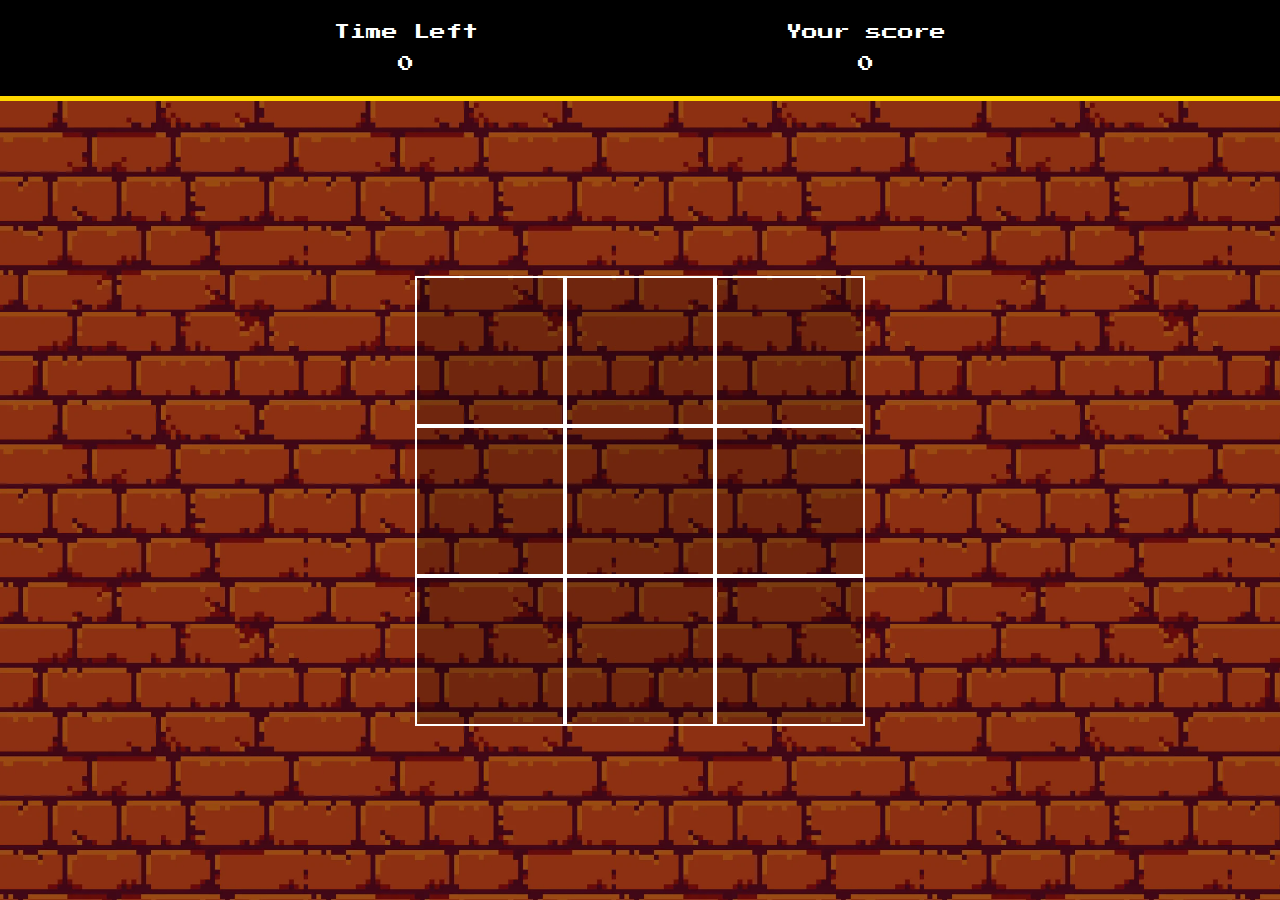
<file: detona-ralph/index.html>
<!DOCTYPE html>
<html lang="pt-br">

<head>

    <!-- meta confing -->
    <meta charset="UTF-8">
    <meta name="viewport" content="width=device-width, initial-scale=1.0">
    <meta name="description"
        content="Projeto desenvolvido durante o curso Potência Tech iFood - Desenvolvimento de Jogos.">
    <meta name="author" content="Fatima Ferreira">
    <meta name="copyright" content="Todos os direitos livres">
    <meta name="robots" content="index, follow">

    <!-- styles css -->
    <link type="text/css" rel="stylesheet" href="./assets/css/root.css">
    <title>Detona Ralph</title>
</head>

<body>

    <div class="container">
        <header class="menu">
            <div class="menu-time">
                <h2>Time Left</h2>
                <h2 id="time">0</h2>
            </div>
            <div class="menu-score">
                <h2>Your score</h2>
                <h2 id="score">0</h2>
            </div>
            <!-- <div class="menu-lives">
                <img src="/assets/images/player.png" alt="Player Photo">
                <h2 id="lives">x3</h2>
            </div> -->
        </header>

        <div class="panel">
            <div class="panel-container">
                <div class="panel-row">
                    <div class="square" id="1"></div>
                    <div class="square" id="2"></div>
                    <div class="square" id="3"></div>
                </div>
                <div class="panel-row">
                    <div class="square" id="4"></div>
                    <div class="square" id="5"></div>
                    <div class="square" id="6"></div>
                </div>
                <div class="panel-row">
                    <div class="square" id="7"></div>
                    <div class="square" id="8"></div>
                    <div class="square" id="9"></div>
                </div>
            </div>
        </div>
    </div>

    <!-- scripts -->
    <script defer src="./assets/js/engine.js"></script>
</body>

</html>
</file>
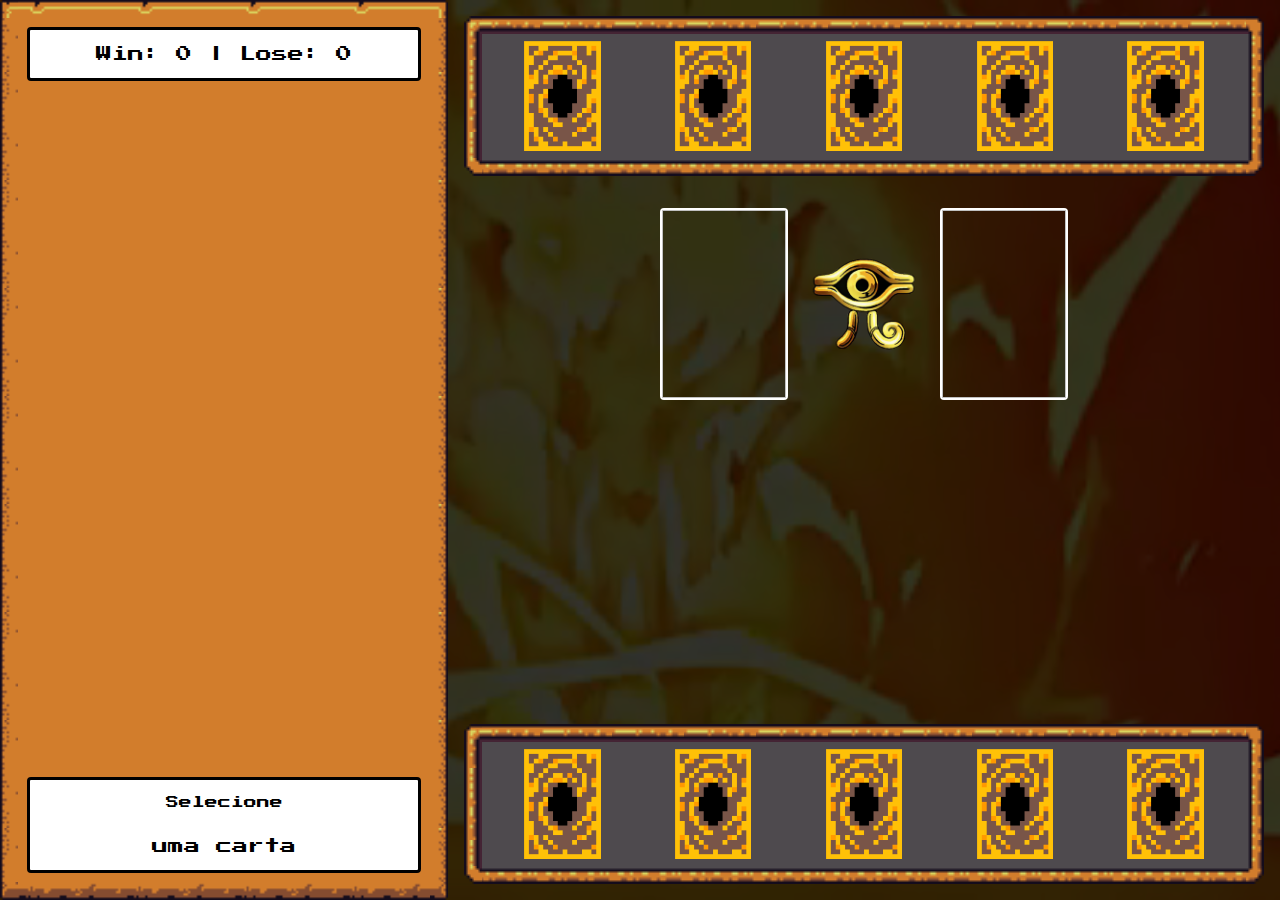
<file: game-yu/index.html>
<!DOCTYPE html>
<html lang="en">

<head>
    <meta charset="UTF-8">
    <meta name="viewport" content="width=device-width, initial-scale=1.0">
    <meta name="description" content="Jogo de Cartas com JavaScript e CSS.">
    <meta name="author" content="Fatima Ferreira">
    <meta name="copyright" content="All rights reserved">
    <meta name="robots" content="index, follow">

    <link rel="stylesheet" href="./assets/css/root.css">
    <link rel="shortcut icon" href="assets/favicon/Favicon.ico" type="image/x-icon">
    <title>Yu-Gi-Oh Jo-ken-po Edition</title>
</head>

<body>
    <audio autoplay loop id="bgm">
        <source src="./assets/audios/egyptian_duel.mp3" type="audio/mp3">
    </audio>
    
    <div class="bg-video flex">
        <video class="video" autoplay loop muted>
            <source src="./assets/video/yugi.mp4" type="video/mp4">
        </video>
    </div>

    <div class="container flex">

        <div class="container__left framed-golden-2 flex">
            <div class="score_box frame">
                <span id="score__points">
                    Win: 0 | Lose: 0
                </span>
            </div>

            <div class="menu_avatar">
                <img id="card-image">
            </div>

            <div class="card_details frame flex">
                <p id="card-name">Selecione</p>
                <p id="card-type">uma carta</p>
            </div>
        </div>

        <div class="container__right flex">

            <div class="card-box framed" id="computer-cards"></div>

            <div class="card-versus flex">

                <div class="versus-top flex">

                    <div class="card-infield">
                        <img id="player-field-card">
                    </div>

                    <img src="./assets/icons/millenium2.png" alt="Millenium Icon" height="100px" width="120px">

                    <div class="card-infield">
                        <img id="computer-field-card">
                    </div>

                </div>

                <div class="versus-bottom flex">
                    <button id="next-duel" class="rpgui-button"></button>
                </div>

            </div>

            <div class="card-box framed" id="player-cards"></div>

        </div>
    </div>

    <script src="./assets/js/engine.js" defer></script>
</body>

</html>
</file>
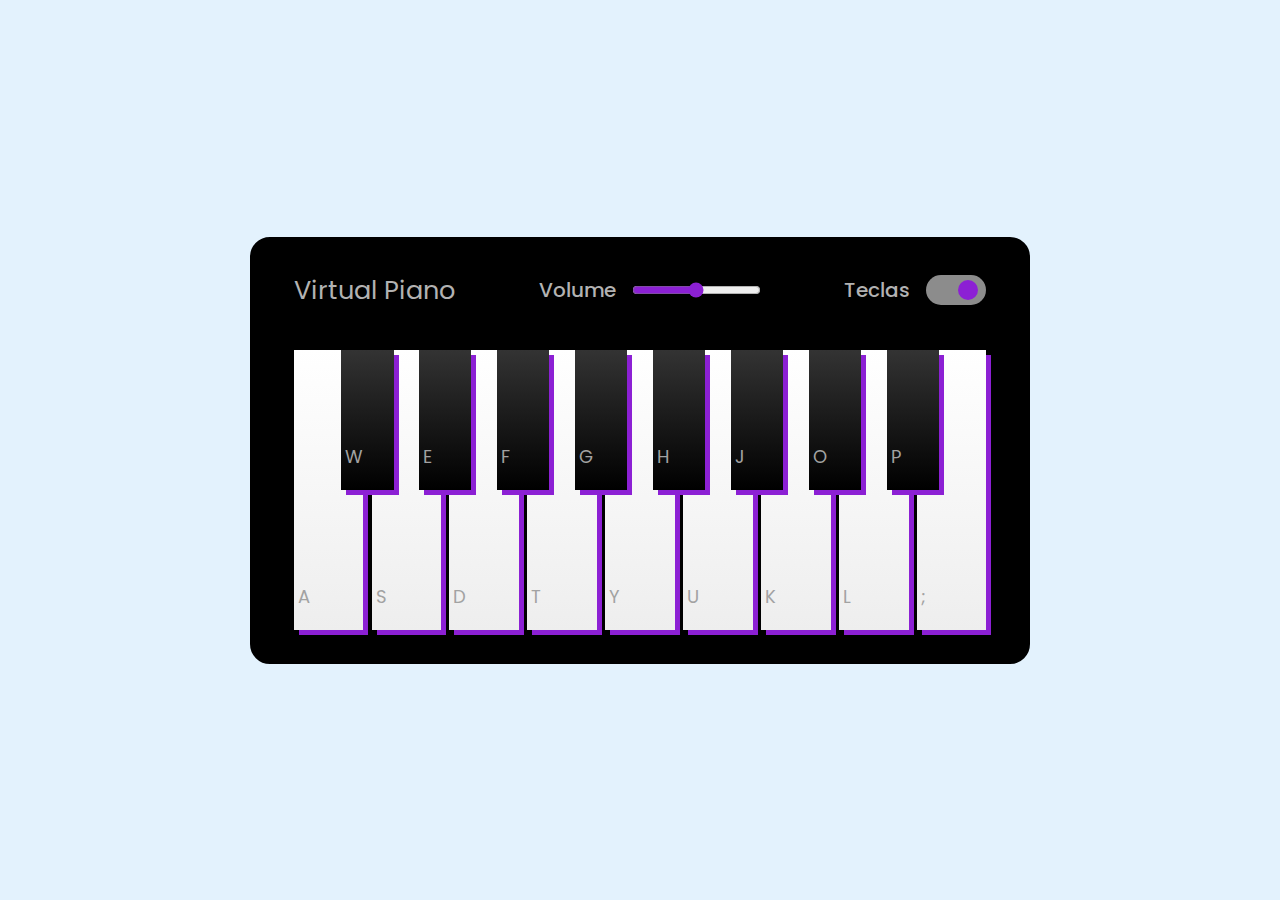
<file: piano-simulator/index.html>
<!DOCTYPE html>
<html lang="en">

<head>
    <meta charset="UTF-8">
    <meta name="viewport" content="width=device-width, initial-scale=1.0">
    <meta name="description"
        content="Projeto desenvolvido durante o curso Potência Tech iFood - Desenvolvimento de Jogos">
    <meta name="author" content="Fatima Ferreira">
    <meta name="copyright" content="All rights free">
    <meta name="robots" content="index, follow">

    <link rel="stylesheet" href="./assets/css/root.css">
    <title>Piano Simulator</title>
</head>

<body class="flex">

    <div class="container">

        <header class="flex">
            <h2>Virtual Piano</h2>
            <div class="column volume-slider">
                <span>Volume</span>
                <input type="range" name="volume" id="volume" min="0" max="1" value="0.5" step="any">
            </div>
            <div class="column keys-check">
                <span>Teclas</span>
                <input type="checkbox" name="" id="activeKeyboard" checked>
            </div>
        </header>

        <ul class="piano-keys flex">
            <li class="key white" data-key="a"><span>a</span></li>
            <li class="key black" data-key="w"><span>w</span></li>
            <li class="key white" data-key="s"><span>s</span></li>
            <li class="key black" data-key="e"><span>e</span></li>
            <li class="key white" data-key="d"><span>d</span></li>
            <li class="key black" data-key="f"><span>f</span></li>
            <li class="key white" data-key="t"><span>t</span></li>
            <li class="key black" data-key="g"><span>g</span></li>
            <li class="key white" data-key="y"><span>y</span></li>
            <li class="key black" data-key="h"><span>h</span></li>
            <li class="key white" data-key="u"><span>u</span></li>
            <li class="key black" data-key="j"><span>j</span></li>
            <li class="key white" data-key="k"><span>k</span></li>
            <li class="key black" data-key="o"><span>o</span></li>
            <li class="key white" data-key="l"><span>l</span></li>
            <li class="key black" data-key="p"><span>p</span></li>
            <li class="key white" data-key=";"><span>;</span></li>
        </ul>

    </div>

    <script src="./assets/js/engine.js" defer></script>
</body>

</html>
</file>
<file: detona-ralph/assets/css/root.css>
/* reset */
@import "minireset.min.css";

/* variables */
@import "variables.css";

/* main */
@import "main.css";
</file>
<file: game-yu/assets/css/root.css>
/* reset css */
@import "minireset.min.css";

/* button */
@import "buttons.css";

/* container and frames */
@import "containers_and_frames.css";

/* main css */
@import "main.css";
</file>
<file: piano-simulator/assets/css/root.css>
/* reset css */
@import "minireset.min.css";

/* main css */
@import "main.css";
</file>
